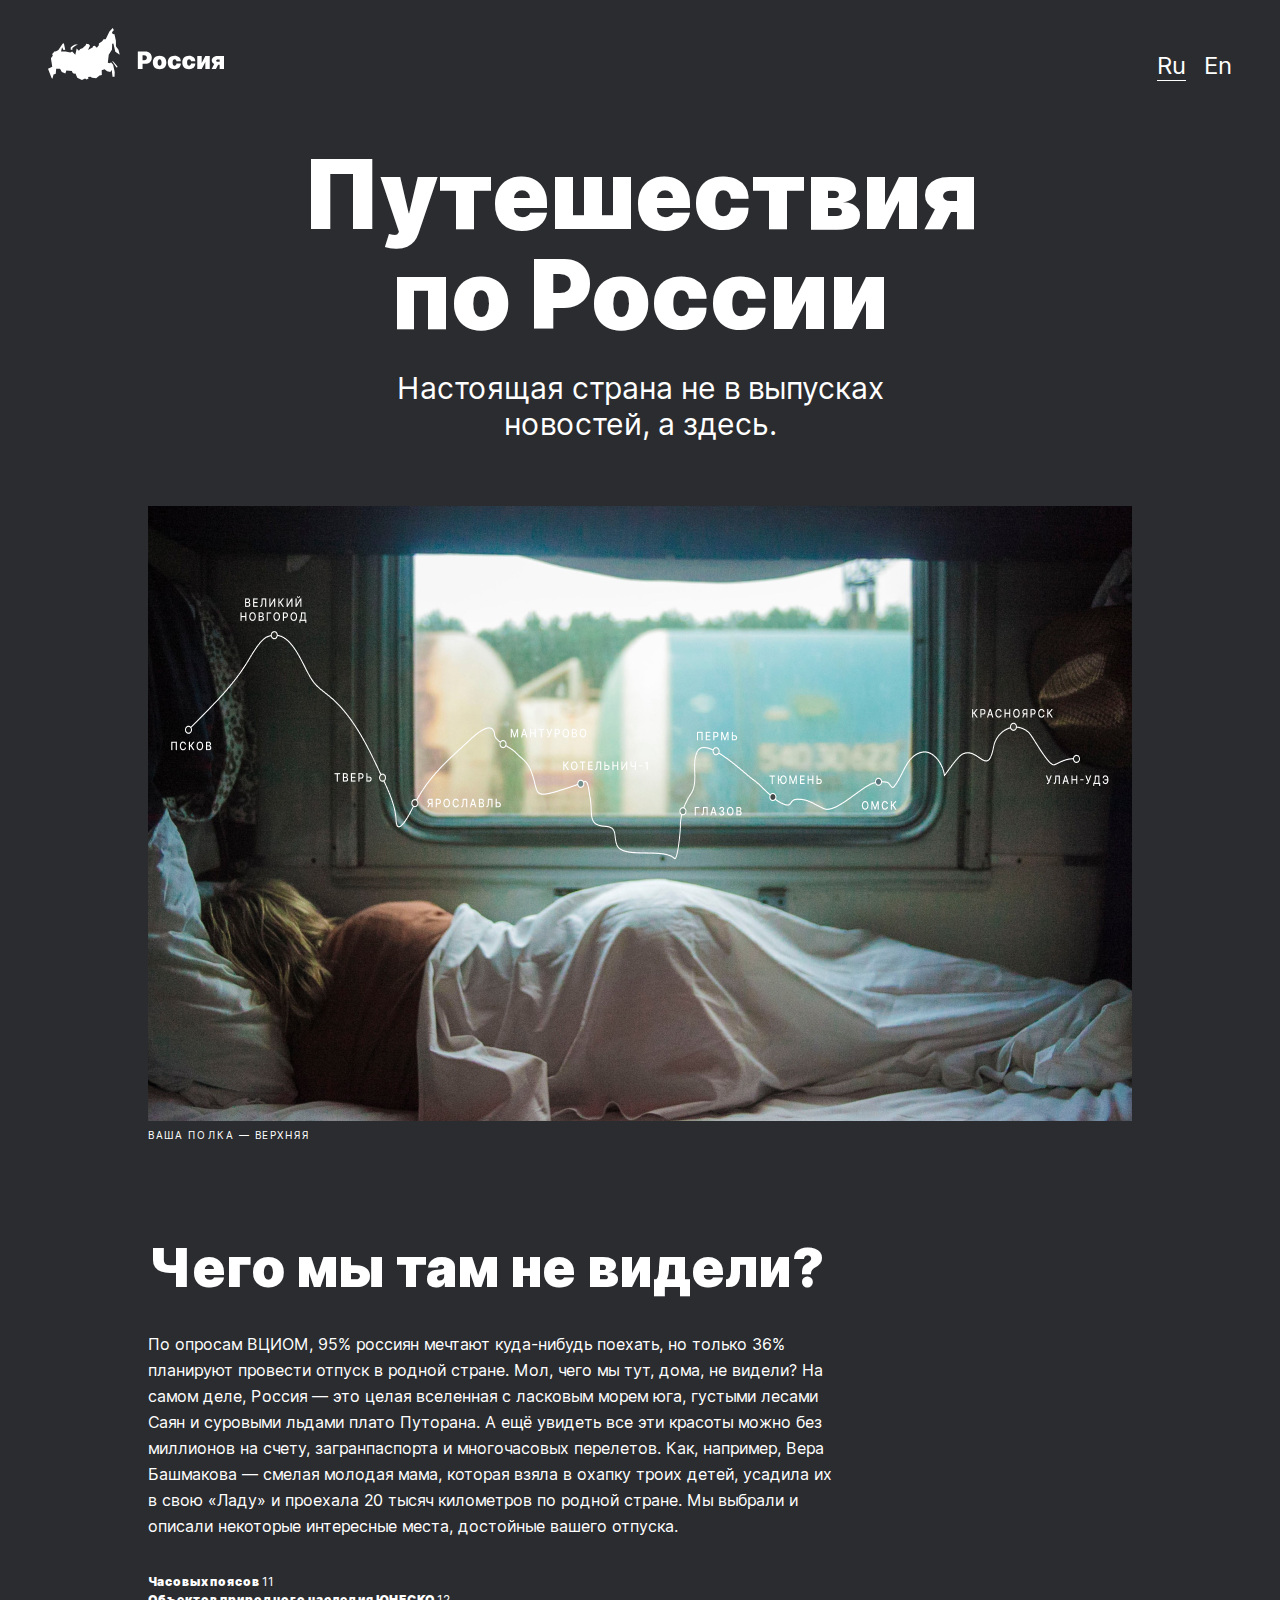
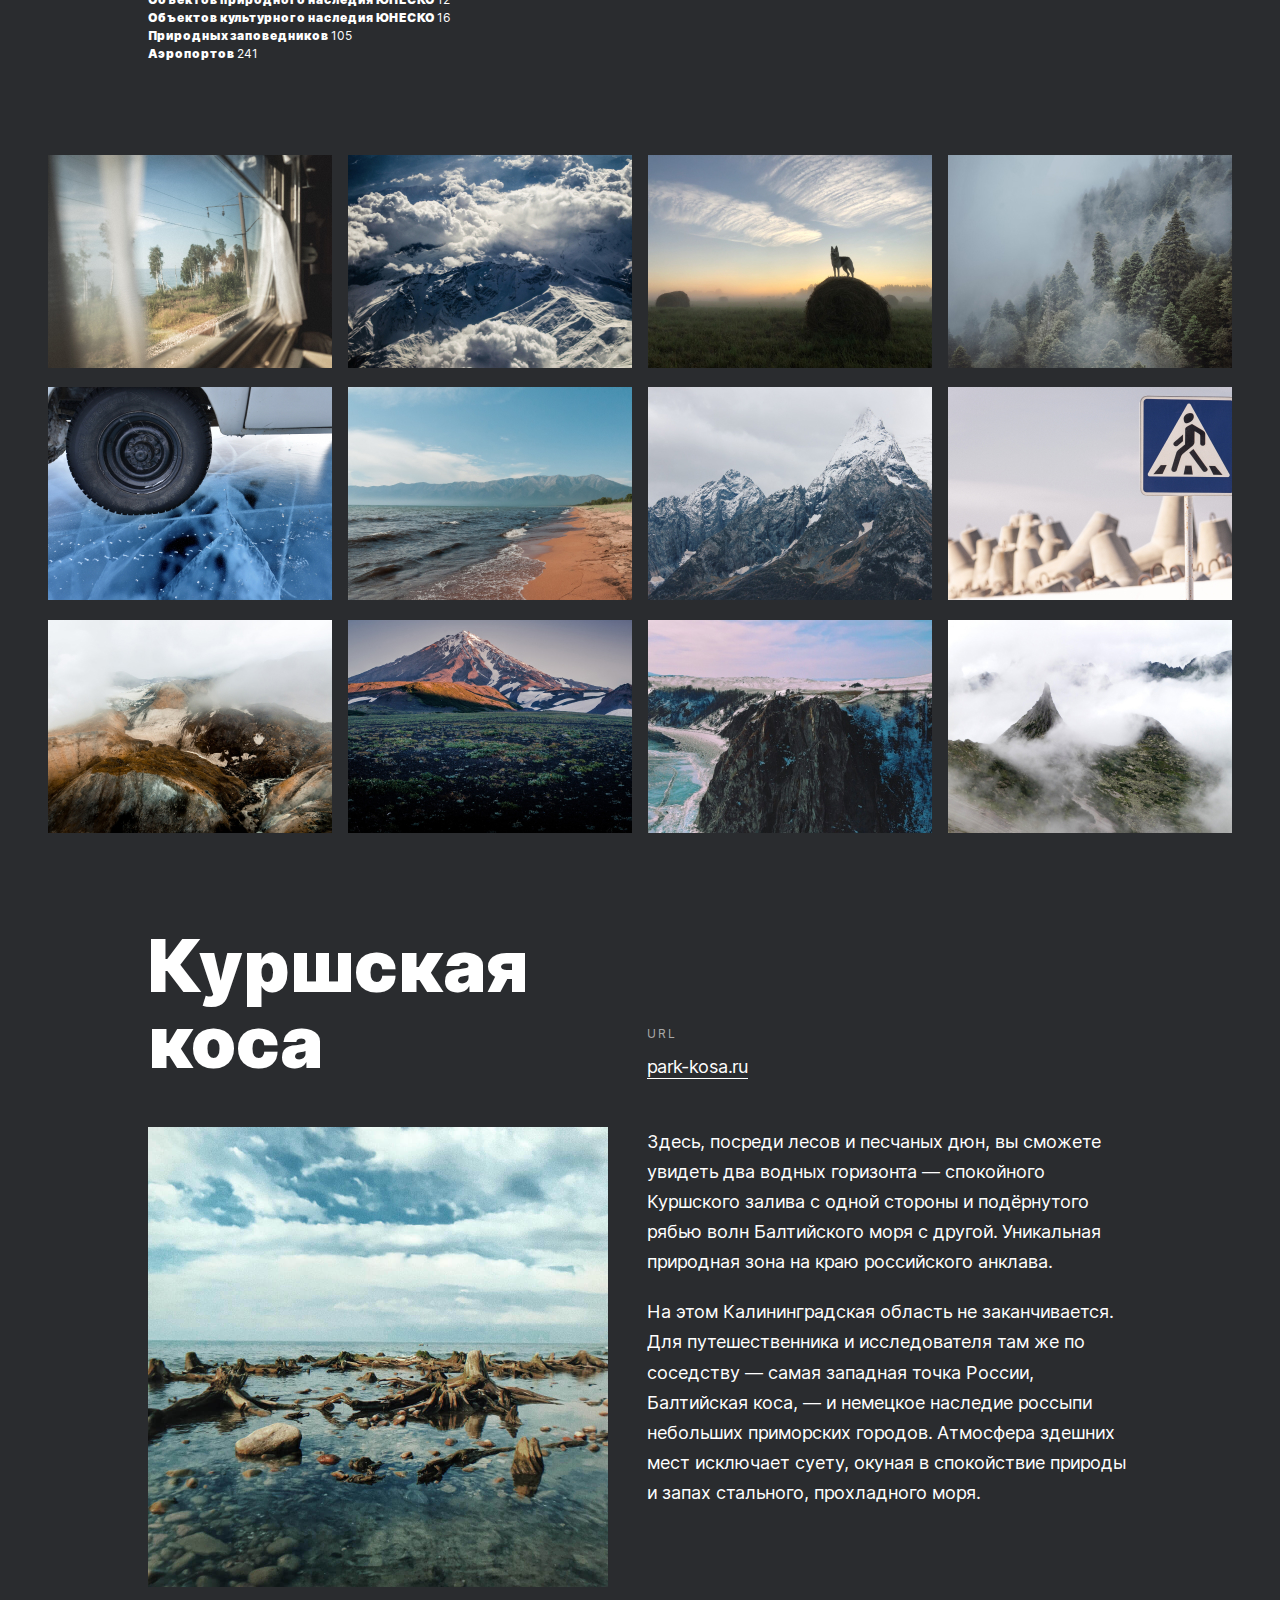
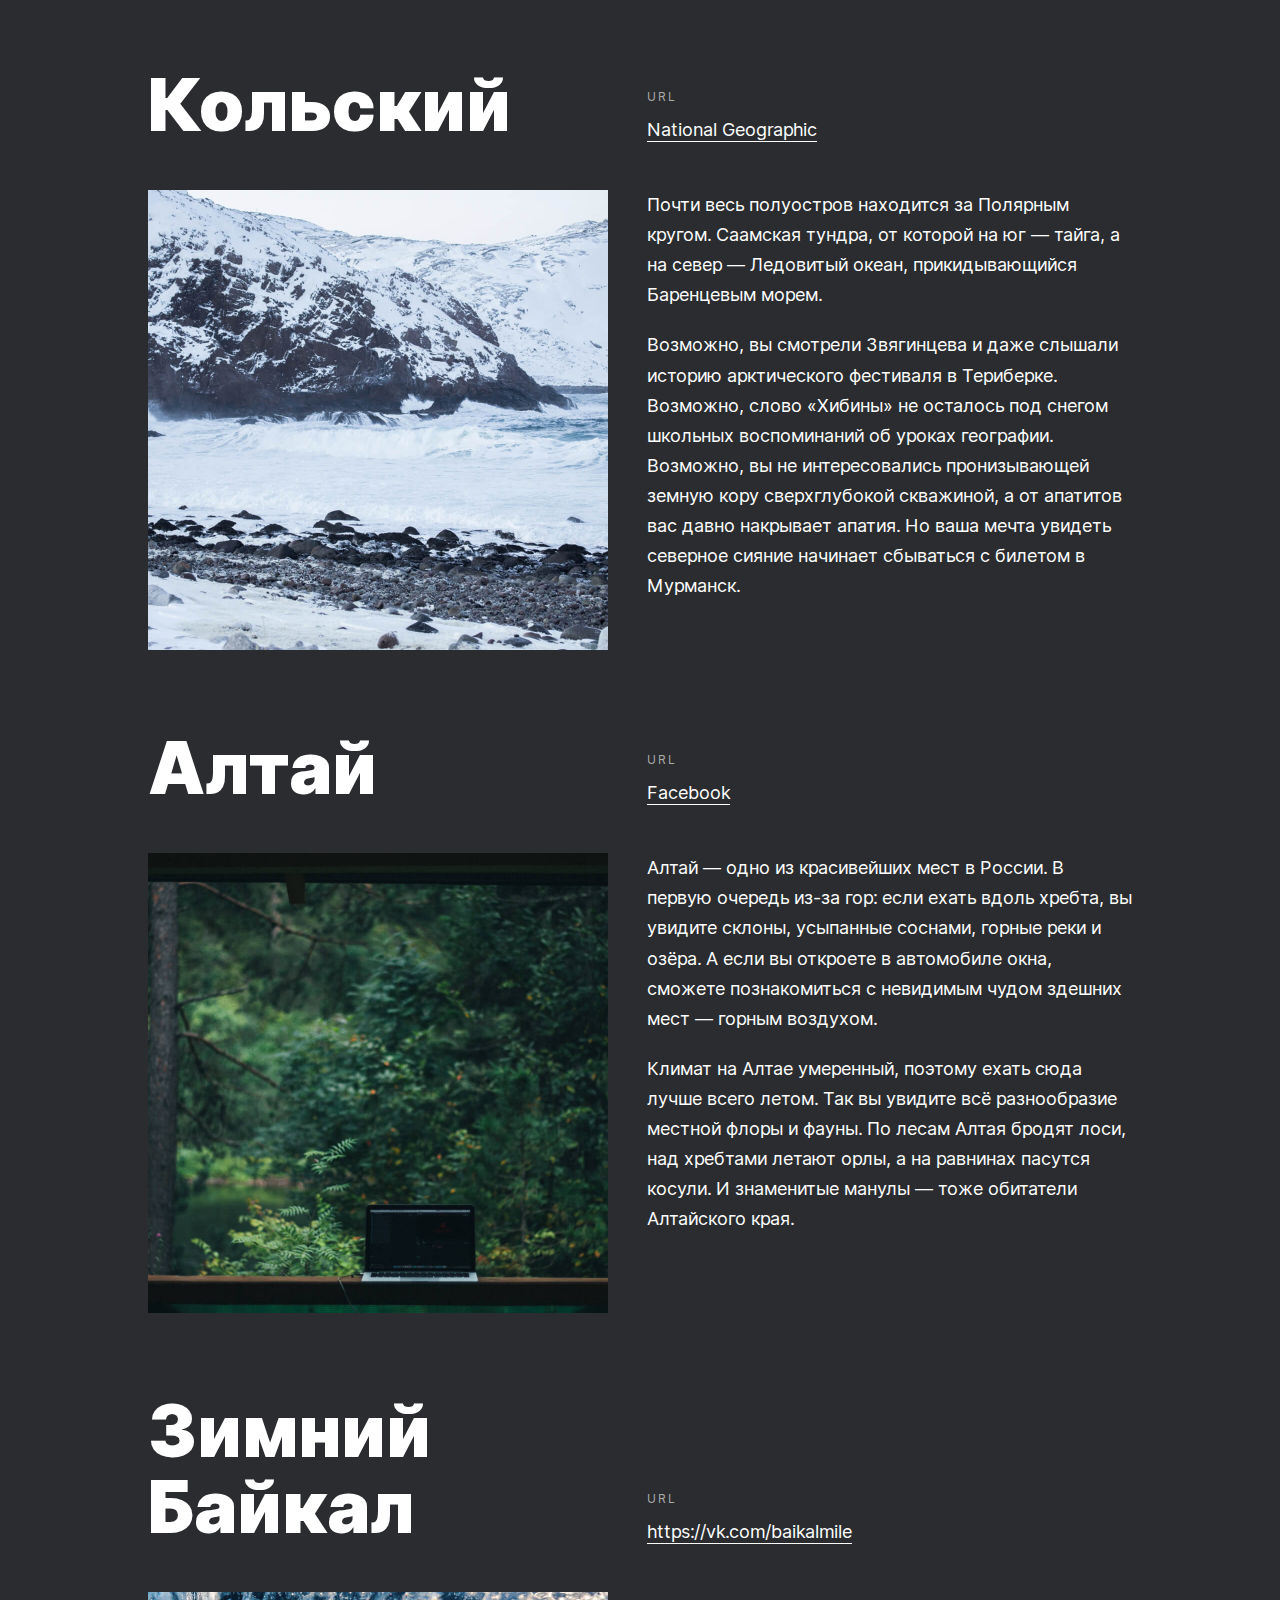
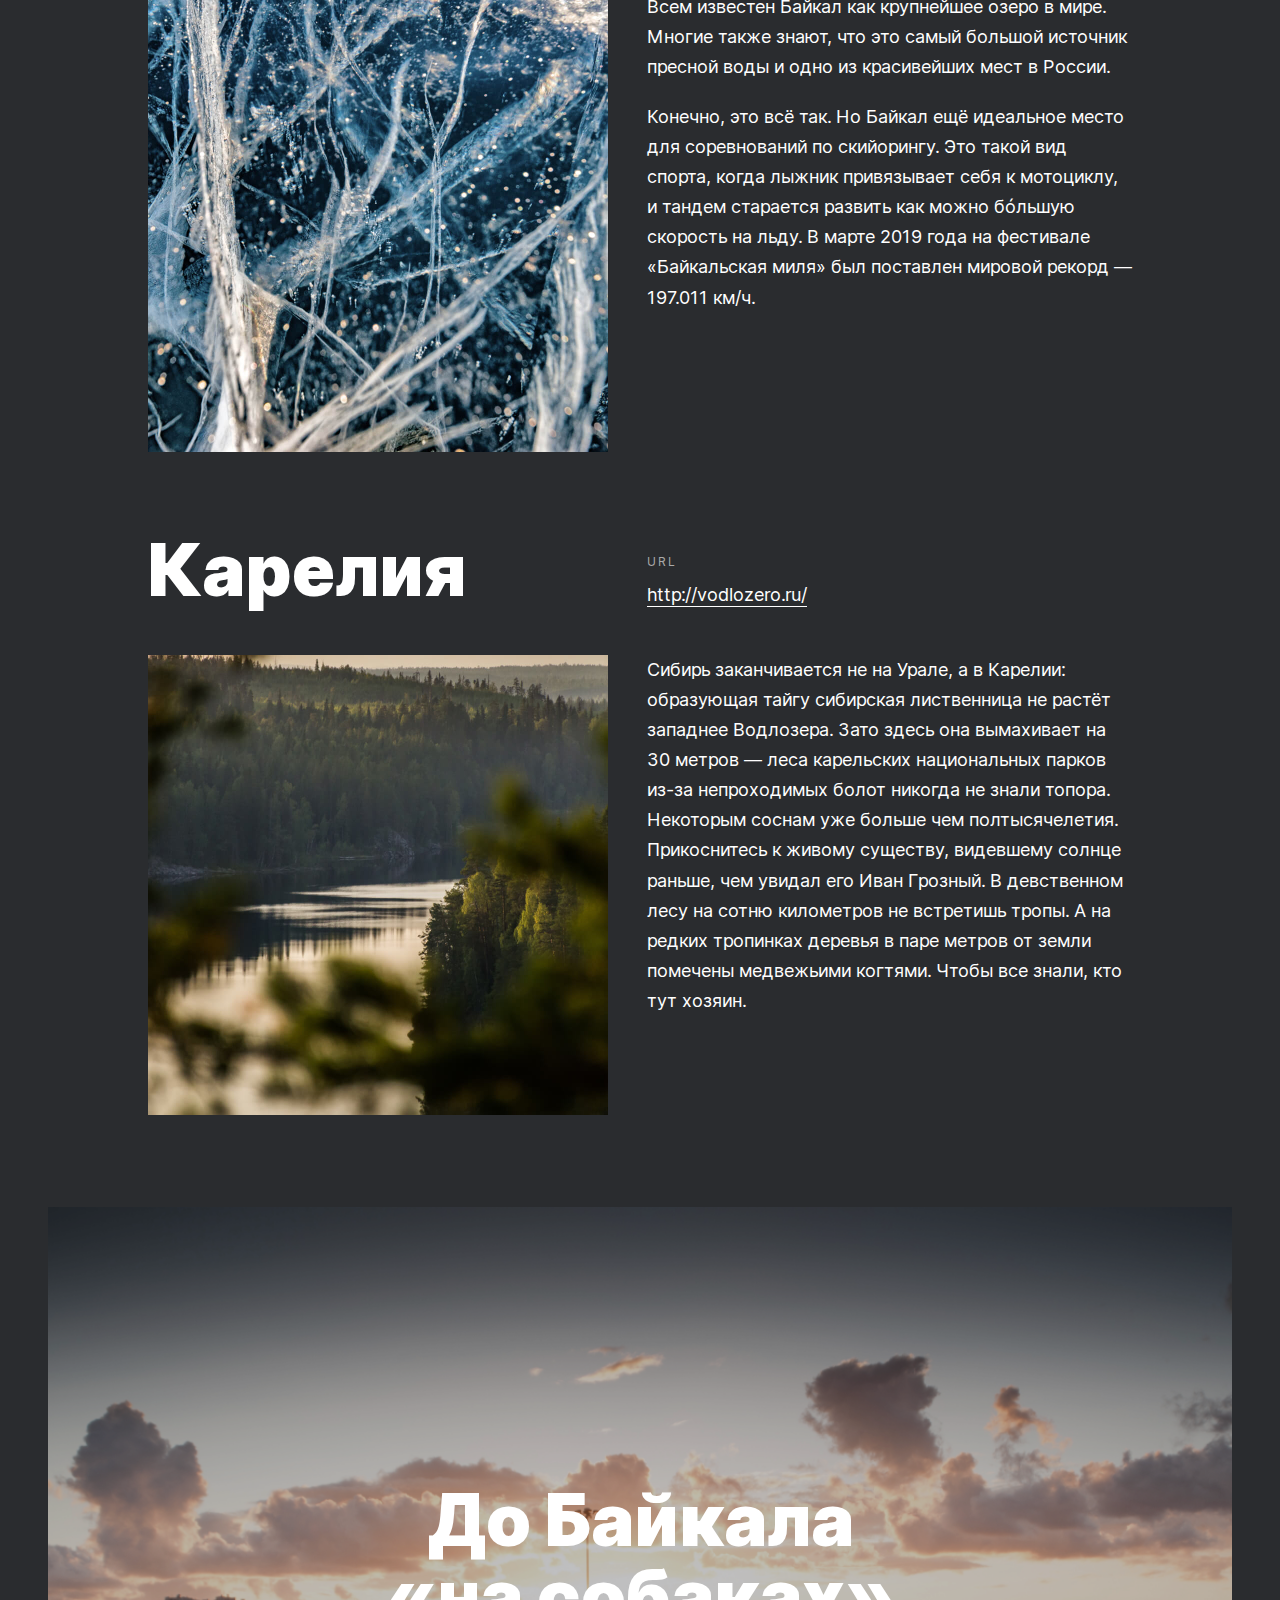
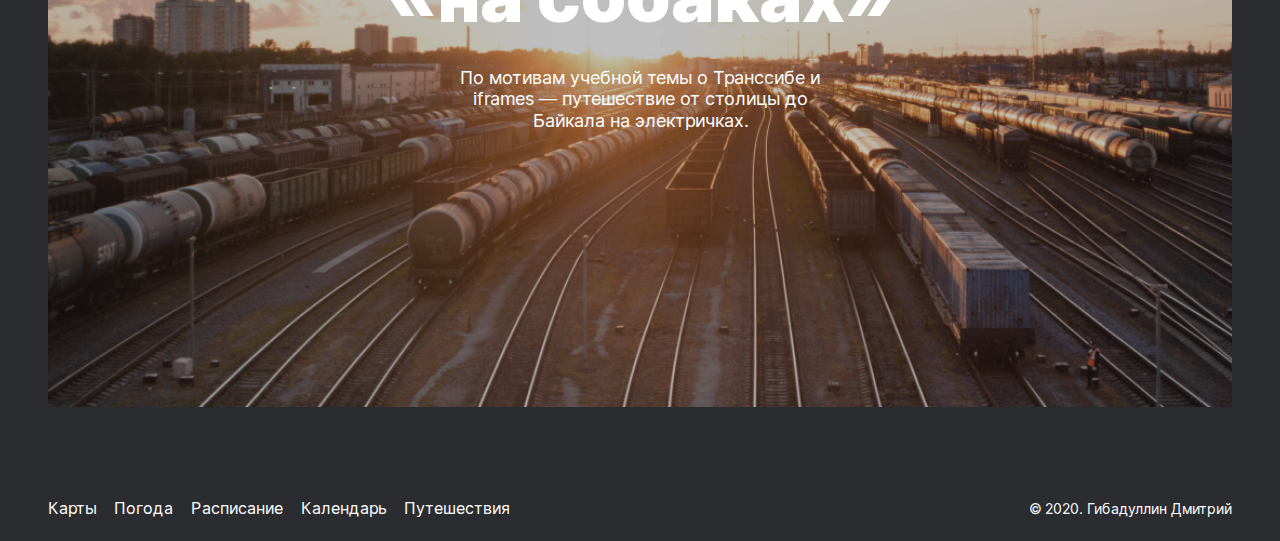
<file: index.html>
<!DOCTYPE html>
<html lang="ru">

<head>
  <meta charset="UTF-8">
  <link rel="stylesheet" href="./pages/index.css">
  <link rel="stylesheet" href="./font/font.css">
  <meta name="viewport" content="width=device-width, initial-scale=1.0">
  <meta name="description" content="Проектная работа №3 Гибадуллина Дмитрия на Яндекс.Практикуме">
  <meta name="keywords" content="Россия, путешествие, Куршская коса, Кольский, Алтай, Зимний Байкал, Карелия">
  <meta name="author" content="Гибадуллин Дмитрий">
  <title>Путешествие по России</title>
</head>

<body class="page">

  <header class="header">
    <div class="header__logo"></div>
    <ul class="header__lang-links">
      <li>
        <a href="#" class="header__lang-link header__lang-link_aсtive">Ru</a>
      </li>
      <li>
        <a href="#" class="header__lang-link">En</a>
      </li>
    </ul>
  </header>

  <main class="content">

    <section class="lead">
      <h1 class="lead__title">Путешествия по России</h1>
      <p class="lead__subtitle">Настоящая страна не в выпусках новостей, а здесь.</p>
      <img src="./images/lead-polka.jpg" alt="вид на боковое место плацкартного вагона слежащим на нем человеке"
        class="lead__image">
      <h4 class="lead__caption">ваша полка &mdash; верхняя</h4>

      <section class="intro">
        <h3 class="intro__title">Чего мы там не видели?</h3>
        <p class="intro__text">По опросам ВЦИОМ, 95% россиян мечтают куда-нибудь поехать, но только 36% планируют
          провести
          отпуск в родной стране. Мол, чего мы тут, дома, не видели? На самом деле, Россия — это целая вселенная с
          ласковым морем юга, густыми лесами Саян и суровыми льдами плато Путорана. А ещё увидеть все эти красоты можно
          без миллионов на счету, загранпаспорта и многочасовых перелетов. Как, например, Вера Башмакова — смелая
          молодая
          мама, которая взяла в охапку троих детей, усадила их в свою «Ладу» и проехала 20 тысяч километров по родной
          стране. Мы выбрали и описали некоторые интересные места, достойные вашего отпуска.</p>
        <ul class="intro__list">
          <li><span class="intro__span-accent">Часовых поясов </span>11</li>
          <li><span class="intro__span-accent">Объектов природного наследия ЮНЕСКО </span>12</li>
          <li><span class="intro__span-accent">Объектов культурного наследия ЮНЕСКО </span>16</li>
          <li><span class="intro__span-accent">Природных заповедников </span>105</li>
          <li><span class="intro__span-accent">Аэропортов </span>241</li>
        </ul>
      </section>

    </section>

    <section class="photo-grid">

      <figure class="photo-grid__item">
        <img src="./images/photo-grid-train.jpg" alt="вид из окна поезда" class="photo-grid__image">
      </figure>

      <figure class="photo-grid__item">
        <img src="./images/photo-grid-atharva-tulsi.jpg" alt="кавказские горы с высоты полета самолета"
          class="photo-grid__image">
      </figure>

      <figure class="photo-grid__item">
        <img src="./images/photo-grid-tuman.jpg" alt="собака на стоге сена в тумане" class="photo-grid__image">
      </figure>

      <figure class="photo-grid__item">
        <img src="./images/photo-grid-sochi.jpg" alt="хвойный лес в тумане с высоты птичьего полета"
          class="photo-grid__image">
      </figure>

      <figure class="photo-grid__item">
        <img src="./images/photo-grid-arisa.jpg" alt="колесо УАЗа на льду озера" class="photo-grid__image">
      </figure>

      <figure class="photo-grid__item">
        <img src="./images/photo-grid-baikal.jpg" alt="песчаный берег озера с небольшими волнами и горами на фоне"
          class="photo-grid__image">
      </figure>

      <figure class="photo-grid__item">
        <img src="./images/photo-grid-elbrus.jpg" alt="заснеженные вершины гор" class="photo-grid__image">
      </figure>

      <figure class="photo-grid__item">
        <img src="./images/photo-grid-kondratiev.jpg"
          alt="дорожный знак пешехожного перехода на фоне разбросанных волнорезов" class="photo-grid__image">
      </figure>

      <figure class="photo-grid__item">
        <img src="./images/photo-grid-kamchatka-1.jpg" alt="ключевыские сопки в дыму" class="photo-grid__image">
      </figure>

      <figure class="photo-grid__item">
        <img src="./images/photo-grid-kamchatka-2.jpg" alt="спяший вулкан Камчатки на рассвете"
          class="photo-grid__image">
      </figure>

      <figure class="photo-grid__item">
        <img src="./images/photo-grid-baikal-2.jpg" alt="высокйи береговой обрыв озера" class="photo-grid__image">
      </figure>

      <figure class="photo-grid__item">
        <img src="./images/photo-grid-ergaki.jpg" alt="горы покрытие туманом" class="photo-grid__image">
      </figure>

    </section>

    <section class="places">

      <div class="place">
        <h2 class="place__title">Куршская коса</h2>
        <div class="place__website">
          <div class="place__url-heading">URL</div>
          <a class="place__link" href="https://park-kosa.ru" target="_blank">park-kosa.ru</a>
        </div>
        <img src="./images/place-kosa.jpg" alt="вид корней деревьев и камней на поверхности воды" class="place__image">
        <ul class="place__paragraphs">
          <li>
            <p class="place__paragraph">Здесь, посреди лесов и песчаных дюн, вы сможете увидеть два водных горизонта —
              спокойного Куршского залива с одной стороны и подёрнутого рябью волн Балтийского моря с другой. Уникальная
              природная зона на краю российского анклава.</p>
          </li>
          <li>
            <p class="place__paragraph">На этом Калининградская область не заканчивается. Для путешественника и
              исследователя там же по соседству — самая западная точка России, Балтийская коса, — и немецкое наследие
              россыпи небольших приморских городов. Атмосфера здешних мест исключает суету, окуная в спокойствие природы
              и запах стального, прохладного моря.</p>
          </li>
        </ul>
      </div>

      <div class="place">
        <h2 class="place__title">Кольский</h2>
        <div class="place__website">
          <div class="place__url-heading">URL</div>
          <a class="place__link" href="https://yourshot.nationalgeographic.com/photos/?keywords=kolskiy"
            target="_blank">National Geographic</a>
        </div>
        <img src="./images/place-kolsky.jpg" alt="вид на заснеженные каменные холмы" class="place__image">
        <ul class="place__paragraphs">
          <li>
            <p class="place__paragraph">Почти весь полуостров находится за Полярным кругом. Саамская тундра, от которой
              на юг — тайга, а на север — Ледовитый океан, прикидывающийся Баренцевым морем.</p>
          </li>
          <li>
            <p class="place__paragraph">Возможно, вы смотрели Звягинцева и даже слышали историю арктического фестиваля в
              Териберке. Возможно, слово «Хибины» не осталось под снегом школьных воспоминаний об уроках географии.
              Возможно, вы не интересовались пронизывающей земную кору сверхглубокой скважиной, а от апатитов вас давно
              накрывает апатия. Но ваша мечта увидеть северное сияние начинает сбываться с билетом в Мурманск.</p>
          </li>
        </ul>
      </div>

      <div class="place">
        <h2 class="place__title">Алтай</h2>
        <div class="place__website">
          <div class="place__url-heading">URL</div>
          <a class="place__link" href="https://www.facebook.com/vera.bashmakova/posts/10156011613718822"
            target="_blank">Facebook</a>
        </div>
        <img src="./images/place-altai.jpg"
          alt="вид на панорамное окно с ноутбуком на подоконнике и выходом на хвойный лес" class="place__image">
        <ul class="place__paragraphs">
          <li>
            <p class="place__paragraph">Алтай — одно из красивейших мест в России. В первую очередь из-за гор: если
              ехать вдоль хребта, вы увидите склоны, усыпанные соснами, горные реки и озёра. А если вы откроете в
              автомобиле окна, сможете познакомиться с невидимым чудом здешних мест — горным воздухом.</p>
          </li>
          <li>
            <p class="place__paragraph">Климат на Алтае умеренный, поэтому ехать сюда лучше всего летом. Так вы увидите
              всё разнообразие местной флоры и фауны. По лесам Алтая бродят лоси, над хребтами летают орлы, а на
              равнинах пасутся косули. И знаменитые манулы — тоже обитатели Алтайского края.</p>
          </li>
        </ul>
      </div>

      <div class="place">
        <h2 class="place__title">Зимний Байкал</h2>
        <div class="place__website">
          <div class="place__url-heading">URL</div>
          <a class="place__link" href="https://vk.com/baikalmile" target="_blank">https://vk.com/baikalmile</a>
        </div>
        <img src="./images/place-winter-baikal.jpg" alt="вид на узоры замерзшего льда озера Байкал"
          class="place__image">
        <ul class="place__paragraphs">
          <li>
            <p class="place__paragraph">Всем известен Байкал как крупнейшее озеро в мире. Многие также знают, что это
              самый большой источник пресной воды и одно из красивейших мест в России.</p>
          </li>
          <li>
            <p class="place__paragraph">Конечно, это всё так. Но Байкал ещё идеальное место для соревнований по
              скийорингу. Это такой вид спорта, когда лыжник привязывает себя к мотоциклу, и тандем старается развить
              как можно бóльшую скорость на льду. В марте 2019 года на фестивале «Байкальская миля» был поставлен
              мировой рекорд — 197.011 км/ч.</p>
          </li>
        </ul>
      </div>

      <div class="place">
        <h2 class="place__title">Карелия</h2>
        <div class="place__website">
          <div class="place__url-heading">URL</div>
          <a class="place__link" href="http://vodlozero.ru/" target="_blank">http://vodlozero.ru/</a>
        </div>
        <img src="./images/place-karelia.jpg" alt="вид на озеро посреди густого леса сквозь листву на переднем плане"
          class="place__image">
        <ul class="place__paragraphs">
          <li>
            <p class="place__paragraph">Сибирь заканчивается не на Урале, а в Карелии: образующая тайгу сибирская
              лиственница не растёт западнее Водлозера. Зато здесь она вымахивает на 30 метров — леса карельских
              национальных парков из-за непроходимых болот никогда не знали топора. Некоторым соснам уже больше чем
              полтысячелетия. Прикоснитесь к живому существу, видевшему солнце раньше, чем увидал его Иван Грозный. В
              девственном лесу на сотню километров не встретишь тропы. А на редких тропинках деревья в паре метров от
              земли помечены медвежьими когтями. Чтобы все знали, кто тут хозяин.</p>
          </li>
        </ul>
      </div>
    </section>

    <section class="cover">
      <a href="https://stampsy.com/na-elektrichkakh-do-baikala" target="_blank" class="cover__overlay">
        <h2 class="cover__title">До Байкала «на собаках»</h2>
        <p class="cover__subtitle">По мотивам учебной темы
          о Транссибе и iframes — путешествие от столицы до Байкала
          на электричках.</p>
      </a>
    </section>
  </main>

  <footer class="footer">
    <nav>
      <ul class="footer__links">
        <li class="footer__list-item">
          <a href="https://yandex.ru/maps" target="_blank" class="footer__link">Карты</a>
        </li>
        <li class="footer__list-item">
          <a href="https://yandex.ru/pogoda" target="_blank" class="footer__link">Погода</a>
        </li>
        <li class="footer__list-item">
          <a href="https://rasp.yandex.ru" target="_blank" class="footer__link">Расписание</a>
        </li>
        <li class="footer__list-item">
          <a href="https://calendar.yandex.ru" target="_blank" class="footer__link">Календарь</a>
        </li>
        <li class="footer__list-item">
          <a href="https://travel.yandex.ru" target="_blank" class="footer__link">Путешествия</a>
        </li>
      </ul>
    </nav>
    <p class="footer__copyright">&copy; 2020. Гибадуллин Дмитрий</p>
  </footer>

</body>

</html>
</file>
<file: font/font.css>
@font-face {
  font-family: 'Inter';
  font-style:  normal;
  font-weight: 400;
  font-display: swap;
  src: url("Inter-Regular.woff2?v=3.13") format("woff2"),
       url("Inter-Regular.woff?v=3.13") format("woff");
}

@font-face {
  font-family: 'Inter';
  font-style:  normal;
  font-weight: 900;
  font-display: swap;
  src: url("Inter-Black.woff2?v=3.13") format("woff2"),
       url("Inter-Black.woff?v=3.13") format("woff");
}
</file>
<file: pages/index.css>
@import url(../vendor/normalize.css);
@import url(../blocks/page/page.css);
@import url(../blocks/header/header.css);
@import url(../blocks/lead/lead.css);
@import url(../blocks/intro/intro.css);
@import url(../blocks/photo-grid/photo-grid.css);
@import url(../blocks/place/place.css);
@import url(../blocks/places/places.css);
@import url(../blocks/footer/footer.css);
@import url(../blocks/cover/cover.css);
</file>
